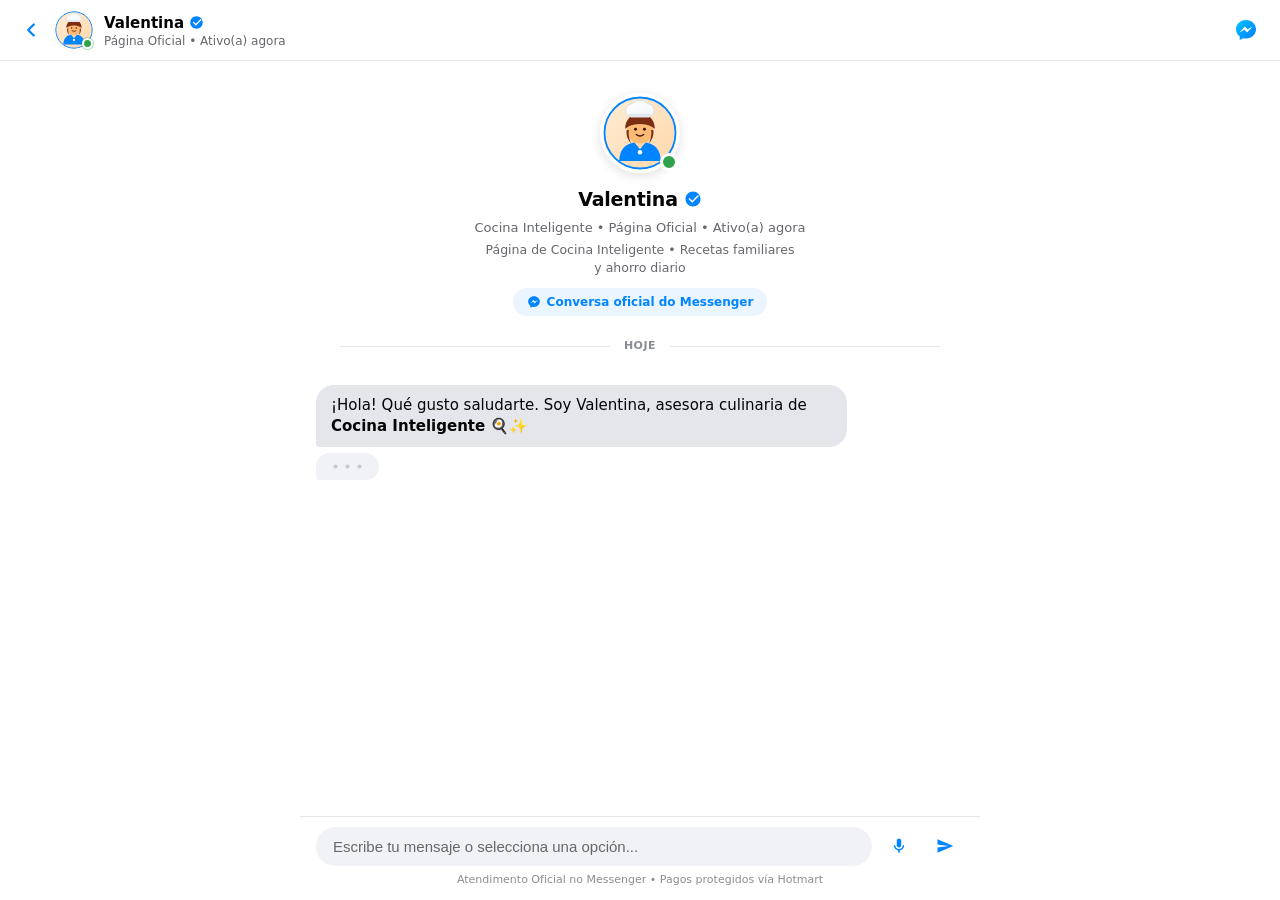
<file: index.html>
<!DOCTYPE html>
<html lang="es">
<head>
  <meta charset="UTF-8">
  <meta name="viewport" content="width=device-width, initial-scale=1.0, maximum-scale=1.0, user-scalable=no, viewport-fit=cover">
  <title>Chat de Ventas — Cocina Inteligente</title>
  <meta name="description" content="Plataforma de ventas conversacional interactiva para productos digitales.">
  <meta name="mobile-web-app-capable" content="yes">
  <meta name="apple-mobile-web-app-capable" content="yes">
  <meta name="apple-mobile-web-app-status-bar-style" content="black-translucent">
  <meta name="theme-color" content="#2563EB">
  <link rel="icon" type="image/svg+xml" href="assets/images/logo.svg">
  
  <!-- Stylesheets (Relative Paths) -->
  <link rel="stylesheet" href="css/global.css">
  <link rel="stylesheet" href="css/chat.css">
</head>
<body>
  <div class="chat-app-wrapper">
    <main class="chat-container" role="region" aria-label="Chat de Atención y Ventas">
      
      <!-- Accessible live announcer for screen readers -->
      <div id="chat-announcer" class="sr-only" aria-live="polite" aria-atomic="true"></div>

      <!-- Header Section - Facebook Messenger Style -->
      <header class="chat-header">
        <div class="header-left">
          <button type="button" class="header-back-btn" id="header-back-btn" aria-label="Voltar" title="Voltar">
            <svg width="22" height="22" viewBox="0 0 24 24" fill="none" stroke="#0084FF" stroke-width="2.5" stroke-linecap="round" stroke-linejoin="round">
              <path d="M15 18l-6-6 6-6"/>
            </svg>
          </button>
          <div class="avatar-wrapper">
            <img id="header-avatar" src="assets/images/avatar-cocina.svg" alt="Avatar" class="header-avatar-img">
            <span class="status-indicator-dot" aria-hidden="true"></span>
          </div>
          <div class="header-info">
            <div class="agent-name-title">
              <span id="header-agent-name">Valentina</span>
              <svg class="verified-badge-svg" viewBox="0 0 24 24" width="15" height="15" fill="#0084FF" title="Verificado Oficial">
                <path d="M12 2C6.48 2 2 6.48 2 12s4.48 10 10 10 10-4.48 10-10S17.52 2 12 2zm-1 15-5-5 1.41-1.41L11 14.17l7.59-7.59L20 8l-9 9z"/>
              </svg>
            </div>
            <span id="header-agent-role" class="agent-subtitle">Página do Facebook • Ativo(a) agora</span>
          </div>
        </div>

        <div class="header-right">
          <div class="header-messenger-icon" title="Atendimento Oficial no Messenger">
            <svg width="24" height="24" viewBox="0 0 24 24">
              <defs>
                <linearGradient id="msgGradHeader" x1="0%" y1="0%" x2="100%" y2="100%">
                  <stop offset="0%" stop-color="#00C6FF"/>
                  <stop offset="100%" stop-color="#0078FF"/>
                </linearGradient>
              </defs>
              <path fill="url(#msgGradHeader)" d="M12 2C6.477 2 2 6.145 2 11.258c0 2.91 1.455 5.518 3.735 7.215V22l3.375-1.853c.915.253 1.884.39 2.89.39 5.523 0 10-4.145 10-9.279C22 6.145 17.523 2 12 2zm1.066 12.467l-2.618-2.793-5.111 2.793 5.623-5.969 2.682 2.793 5.047-2.793-5.623 5.969z"/>
            </svg>
          </div>
        </div>
      </header>

      <!-- Messages Stream -->
      <div id="chat-messages" class="chat-messages-stream" role="log" aria-live="polite" aria-relevant="additions">
        <!-- Centered Profile Hero (Facebook / Instagram Extension Style) -->
        <div class="chat-profile-hero" id="chat-profile-hero">
          <div class="hero-avatar-wrapper">
            <img id="hero-avatar-img" src="assets/images/avatar-cocina.svg" alt="Avatar" class="hero-avatar-img">
            <span class="hero-status-dot" aria-hidden="true"></span>
          </div>
          <div class="hero-name-row">
            <h2 id="hero-agent-name" class="hero-name">Valentina</h2>
            <svg class="hero-verified-svg" viewBox="0 0 24 24" width="18" height="18" fill="#0084FF" title="Verificado Oficial">
              <path d="M12 2C6.48 2 2 6.48 2 12s4.48 10 10 10 10-4.48 10-10S17.52 2 12 2zm-1 15-5-5 1.41-1.41L11 14.17l7.59-7.59L20 8l-9 9z"/>
            </svg>
          </div>
          <div id="hero-agent-role" class="hero-subtitle">Cocina Inteligente • Página do Facebook</div>
          <div id="hero-agent-bio" class="hero-bio">Página Oficial • Atendimento e suporte comercial direto</div>
          <div class="hero-meta-badge">
            <svg width="14" height="14" viewBox="0 0 24 24" fill="#0084FF">
              <path d="M12 2C6.477 2 2 6.145 2 11.258c0 2.91 1.455 5.518 3.735 7.215V22l3.375-1.853c.915.253 1.884.39 2.89.39 5.523 0 10-4.145 10-9.279C22 6.145 17.523 2 12 2zm1.066 12.467l-2.618-2.793-5.111 2.793 5.623-5.969 2.682 2.793 5.047-2.793-5.623 5.969z"/>
            </svg>
            <span>Conversa oficial do Messenger</span>
          </div>
          <div class="hero-timestamp">
            <span>HOJE</span>
          </div>
        </div>
        <!-- Message bubbles and cards will be rendered dynamically by ChatEngine -->
      </div>

      <!-- Interaction Dock -->
      <div id="chat-dock" class="chat-interaction-dock">
        <!-- Text Input Form Row -->
        <form id="chat-input-form" class="input-form-row" autocomplete="off">
          <input 
            type="text" 
            id="chat-text-input" 
            class="chat-text-input" 
            placeholder="Escribe tu mensaje o selecciona una opción..." 
            aria-label="Escribe tu mensaje o respuesta"
          />
          <button type="button" id="chat-mic-btn" class="btn-dock-mic" title="Grabar nota de voz" aria-label="Grabar nota de voz">
            <svg class="mic-icon" width="18" height="18" viewBox="0 0 24 24" fill="currentColor">
              <path d="M12 14c1.66 0 3-1.34 3-3V5c0-1.66-1.34-3-3-3S9 3.34 9 5v6c0 1.66 1.34 3 3 3z"/>
              <path d="M17 11c0 2.76-2.24 5-5 5s-5-2.24-5-5H5c0 3.53 2.61 6.43 6 6.92V21h2v-3.08c3.39-.49 6-3.39 6-6.92h-2z"/>
            </svg>
          </button>
          <button type="submit" id="chat-send-btn" class="btn-send-message" aria-label="Enviar mensaje">
            <svg xmlns="http://www.w3.org/2000/svg" width="18" height="18" viewBox="0 0 24 24" fill="currentColor">
              <path d="M2.01 21L23 12 2.01 3 2 10l15 2-15 2z"/>
            </svg>
          </button>
        </form>

        <!-- Audio Recording & Preview Dock Panel -->
        <div id="chat-recording-panel" class="chat-recording-panel" style="display:none;" role="region" aria-label="Grabación de nota de voz">
          <div class="recording-indicator-box">
            <span class="recording-pulse-dot" id="recording-pulse-dot" aria-hidden="true"></span>
            <span class="recording-timer" id="recording-timer" aria-live="polite">0:00 / 1:00</span>
          </div>

          <div class="recording-actions-box" id="recording-live-actions">
            <button type="button" id="btn-pause-record" class="btn-record-action" title="Pausar grabación" aria-label="Pausar grabación">
              ⏸️
            </button>
            <button type="button" id="btn-stop-record" class="btn-record-action btn-record-stop" title="Finalizar grabación" aria-label="Finalizar grabación">
              ⏹️ Parar
            </button>
            <button type="button" id="btn-discard-record" class="btn-record-action btn-record-discard" title="Descartar grabación" aria-label="Descartar grabación">
              🗑️
            </button>
          </div>

          <!-- Preview & Send bar (after stopping) -->
          <div id="recording-preview-box" class="recording-preview-box" style="display:none;">
            <button type="button" id="btn-play-preview" class="btn-record-action" title="Escuchar previa" aria-label="Escuchar previa">
              ▶️ Escuchar
            </button>
            <span id="preview-duration-text" class="preview-duration-text">0:00</span>
            <button type="button" id="btn-discard-preview" class="btn-record-action btn-record-discard" title="Descartar" aria-label="Descartar">
              🗑️
            </button>
            <button type="button" id="btn-send-voice" class="btn-send-voice" aria-label="Enviar nota de voz">
              Enviar Nota ➔
            </button>
          </div>
        </div>

        <div class="dock-footer-notice" id="dock-footer-notice">
          Atendimento Oficial no Messenger • Pagos protegidos vía Hotmart
        </div>
      </div>

      <!-- Microphone Permission & Privacy Notice Modal -->
      <div id="mic-permission-modal" class="chat-modal-backdrop" style="display:none;" role="dialog" aria-modal="true" aria-labelledby="mic-modal-title">
        <div class="chat-modal-box">
          <div class="chat-modal-header">
            <h3 id="mic-modal-title" class="chat-modal-title">🎤 Grabar Nota de Voz</h3>
            <button type="button" id="btn-close-mic-modal" class="chat-modal-close" aria-label="Cerrar ventana">&times;</button>
          </div>
          <div class="chat-modal-body">
            <p>Para enviar una nota de voz o duda rápida, necesitamos acceso al micrófono de tu dispositivo.</p>
            <div class="privacy-callout">
              <strong>🔒 Privacidad garantizada:</strong> Tu audio se procesa única y exclusivamente de forma local en tu navegador. No se envía a servidores externos sin configuración explícita.
            </div>
            <p style="font-size:12px; color:var(--neutral-500); margin-top:10px;">Duración máxima por nota: 60 segundos.</p>
          </div>
          <div class="chat-modal-footer">
            <button type="button" id="btn-cancel-mic-modal" class="btn-modal-secondary">Cancelar</button>
            <button type="button" id="btn-confirm-mic-modal" class="btn-modal-primary">Permitir y Comenzar</button>
          </div>
        </div>
      </div>

    </main>
  </div>

  <!-- Application Bootstrap -->
  <script type="module" src="js/app.js"></script>
</body>
</html>
</file>
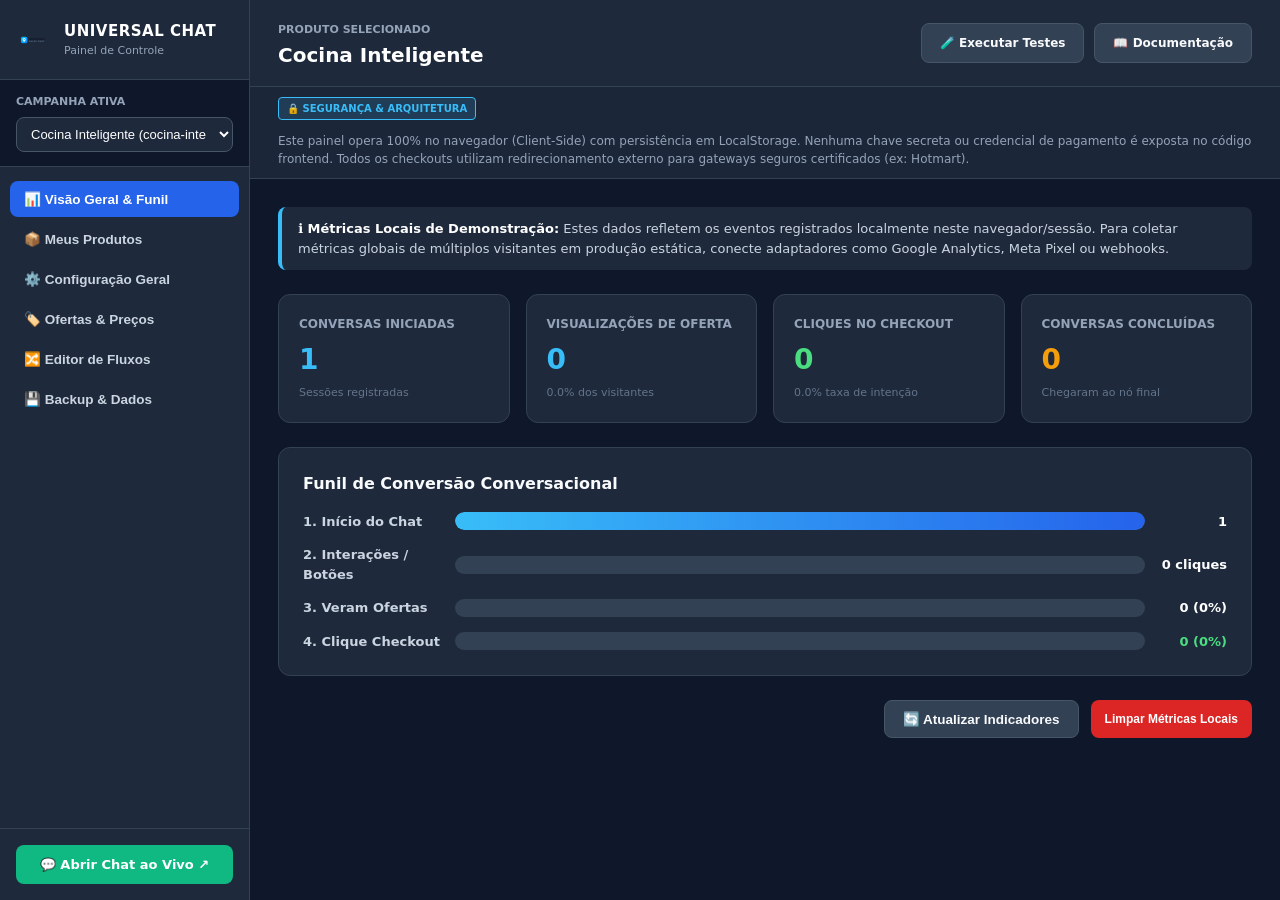
<file: admin.html>
<!DOCTYPE html>
<html lang="pt-BR">
<head>
  <meta charset="UTF-8">
  <meta name="viewport" content="width=device-width, initial-scale=1.0">
  <title>Painel Administrativo — Universal Sales Chat Engine</title>
  <link rel="icon" type="image/svg+xml" href="assets/images/logo.svg">
  
  <!-- Stylesheets -->
  <link rel="stylesheet" href="css/global.css">
  <link rel="stylesheet" href="css/admin.css">
</head>
<body class="admin-body">
  <div class="admin-layout">
    
    <!-- Sidebar -->
    <aside class="admin-sidebar">
      <div class="sidebar-header">
        <img src="assets/images/logo.svg" alt="Logo" class="sidebar-logo">
        <div>
          <div class="sidebar-title">UNIVERSAL CHAT</div>
          <div class="sidebar-subtitle">Painel de Controle</div>
        </div>
      </div>

      <!-- Product Selector -->
      <div class="sidebar-product-selector">
        <label for="admin-product-select">Campanha Ativa</label>
        <select id="admin-product-select" class="product-select-dropdown">
          <option value="cocina-inteligente">Cocina Inteligente</option>
          <option value="produtividade-ninja">Produtividade Ninja</option>
        </select>
      </div>

      <!-- Navigation Links -->
      <nav class="sidebar-nav">
        <button type="button" class="nav-link active" data-tab="overview">
          📊 Visão Geral & Funil
        </button>
        <button type="button" class="nav-link" data-tab="products">
          📦 Meus Produtos
        </button>
        <button type="button" class="nav-link" data-tab="config">
          ⚙️ Configuração Geral
        </button>
        <button type="button" class="nav-link" data-tab="offers">
          🏷️ Ofertas & Preços
        </button>
        <button type="button" class="nav-link" data-tab="flow">
          🔀 Editor de Fluxos
        </button>
        <button type="button" class="nav-link" data-tab="backup">
          💾 Backup & Dados
        </button>
      </nav>

      <!-- Sidebar Footer -->
      <div class="sidebar-footer">
        <a id="btn-view-live-chat" href="index.html?product=cocina-inteligente" target="_blank" class="btn-open-chat">
          💬 Abrir Chat ao Vivo ↗
        </a>
      </div>
    </aside>

    <!-- Main Content -->
    <main class="admin-main">
      <header class="admin-topbar">
        <div>
          <span style="font-size:11px; text-transform:uppercase; color:#94A3B8; font-weight:700;">Produto Selecionado</span>
          <h1 class="admin-page-title" id="admin-active-product-title">Cocina Inteligente</h1>
        </div>
        <div class="topbar-actions">
          <a href="tests/runner.html" target="_blank" class="btn-secondary" style="font-size:12px; text-decoration:none;">
            🧪 Executar Testes
          </a>
          <a href="README.md" target="_blank" class="btn-secondary" style="font-size:12px; text-decoration:none;">
            📖 Documentação
          </a>
        </div>
      </header>

      <!-- Architecture & Security Transparency Notice -->
      <div class="admin-security-banner" role="region" aria-label="Aviso de Segurança e Arquitetura">
        <span class="sec-badge">🔒 SEGURANÇA & ARQUITETURA</span>
        <span>Este painel opera 100% no navegador (Client-Side) com persistência em LocalStorage. Nenhuma chave secreta ou credencial de pagamento é exposta no código frontend. Todos os checkouts utilizam redirecionamento externo para gateways seguros certificados (ex: Hotmart).</span>
      </div>

      <section class="admin-content-view">
        
        <!-- Tab: Overview / Analytics -->
        <div id="pane-overview" class="tab-pane active"></div>

        <!-- Tab: Products -->
        <div id="pane-products" class="tab-pane"></div>

        <!-- Tab: Config -->
        <div id="pane-config" class="tab-pane"></div>

        <!-- Tab: Offers -->
        <div id="pane-offers" class="tab-pane"></div>

        <!-- Tab: Flow Editor -->
        <div id="pane-flow" class="tab-pane"></div>

        <!-- Tab: Backup & Data -->
        <div id="pane-backup" class="tab-pane">
          <div class="admin-card">
            <div class="admin-card-header">
              <h3 class="admin-card-title">Exportação, Importação e Persistência de Dados</h3>
            </div>
            <p style="font-size:13px; color:#CBD5E1; margin-bottom:20px; line-height:1.6;">
              Toda a configuração deste motor estático é armazenada no <code>LocalStorage</code> do seu navegador de forma autônoma e segura, sem depender de banco de dados centralizado. Você pode exportar backups completos em arquivo JSON para versionamento, migração ou publicação direta no GitHub Pages.
            </p>

            <div style="display:flex; flex-direction:column; gap:16px; max-width:540px;">
              <div style="background:#0F172A; padding:16px; border-radius:10px; border:1px solid #334155;">
                <h4 style="font-size:14px; color:#FFFFFF; margin-bottom:6px;">📦 Exportar Backup Completo</h4>
                <p style="font-size:12px; color:#94A3B8; margin-bottom:12px;">Baixe um arquivo JSON com todos os produtos, fluxos, configurações e ofertas modificadas.</p>
                <button type="button" class="btn-primary" id="btn-export-backup">📥 Baixar Arquivo JSON de Backup</button>
              </div>

              <div style="background:#0F172A; padding:16px; border-radius:10px; border:1px solid #334155;">
                <h4 style="font-size:14px; color:#FFFFFF; margin-bottom:6px;">📤 Importar Configuração JSON</h4>
                <p style="font-size:12px; color:#94A3B8; margin-bottom:12px;">Carregue um arquivo JSON de backup ou de produto exportado previamente. O sistema valida os nós e ofertas automaticamente antes de aplicar.</p>
                <input type="file" id="input-import-file" accept=".json,application/json" style="display:none;">
                <button type="button" class="btn-secondary" id="btn-trigger-import">📂 Selecionar Arquivo JSON para Importar</button>
              </div>

              <div style="background:#0F172A; padding:16px; border-radius:10px; border:1px solid #DC2626;">
                <h4 style="font-size:14px; color:#EF4444; margin-bottom:6px;">⚠️ Restaurar Configurações Originais</h4>
                <p style="font-size:12px; color:#94A3B8; margin-bottom:12px;">Apaga os rascunhos e customizações do LocalStorage, restaurando os arquivos estáticos originais de cada produto.</p>
                <button type="button" class="btn-danger" id="btn-factory-reset">Restaurar Padrões de Fábrica</button>
              </div>
            </div>
          </div>
        </div>

      </section>
    </main>
  </div>

  <!-- Admin Controller Script -->
  <script type="module" src="js/admin/app.js"></script>
</body>
</html>
</file>
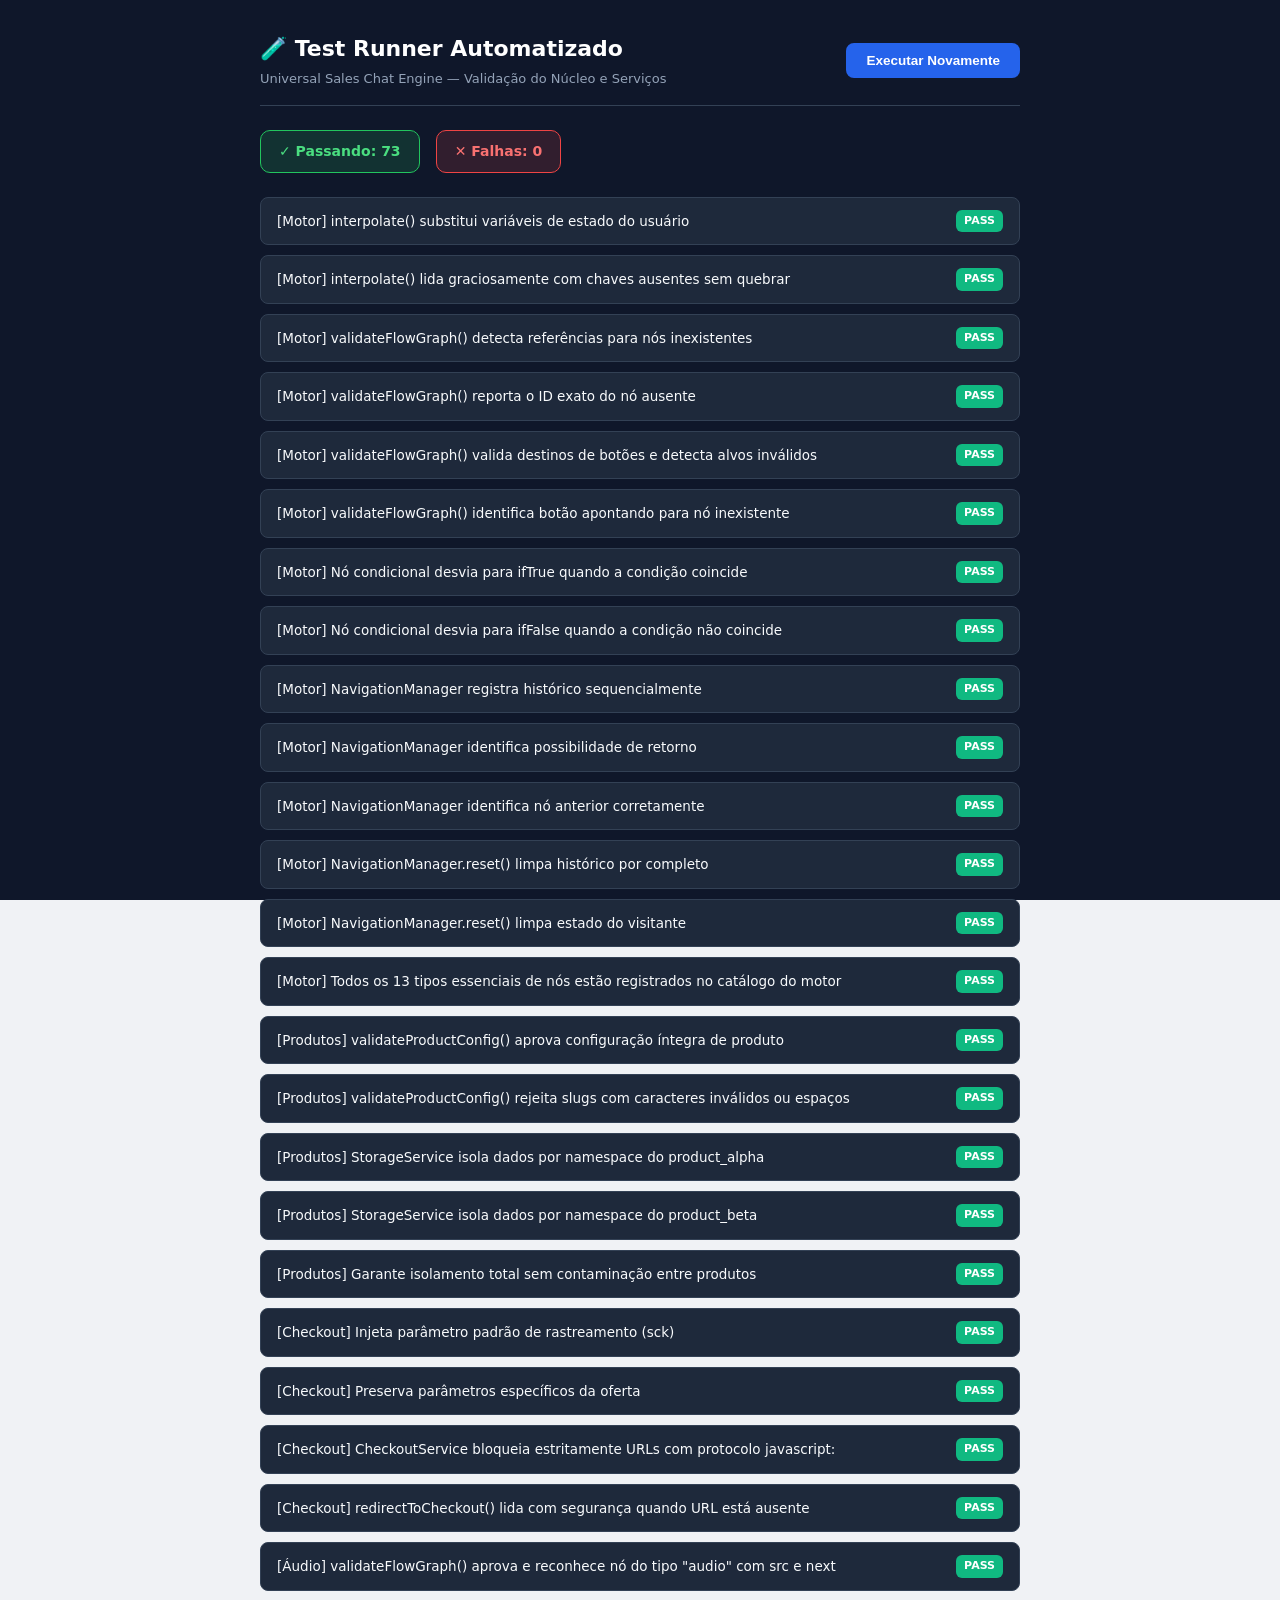
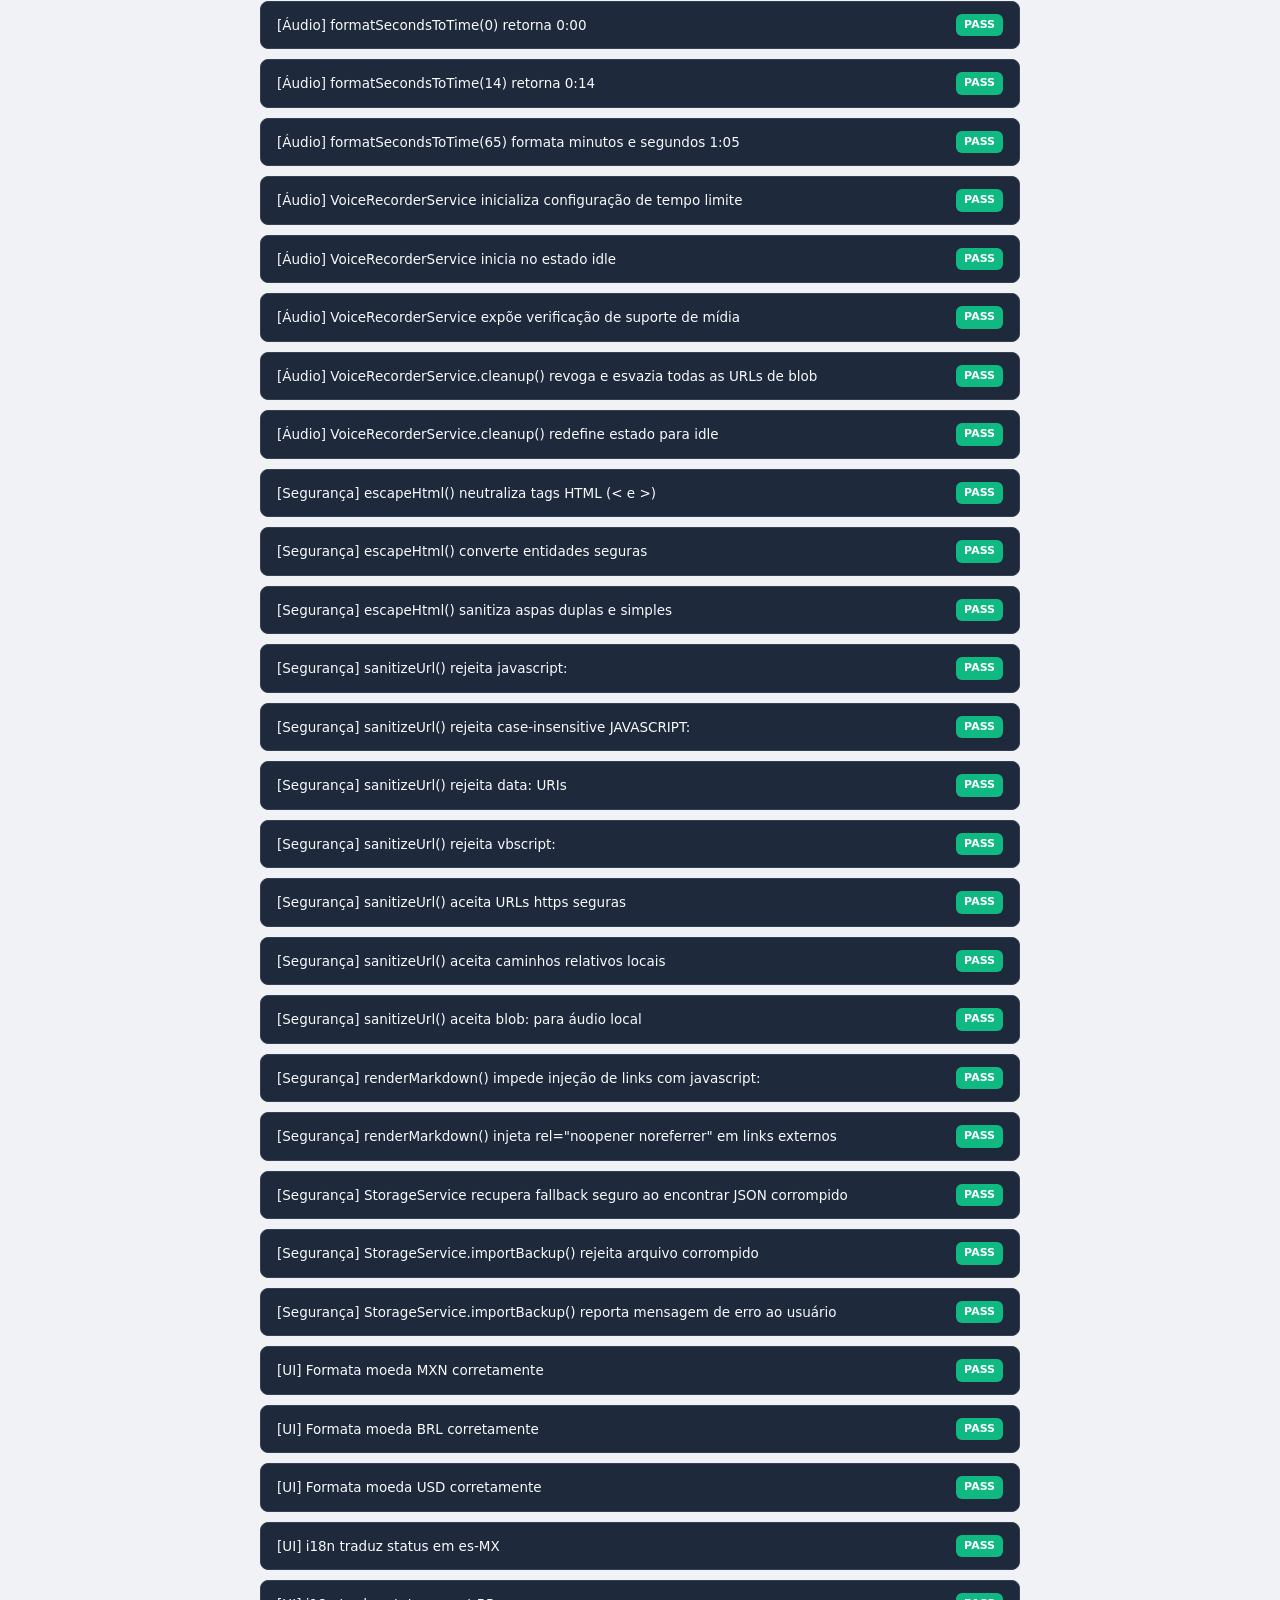
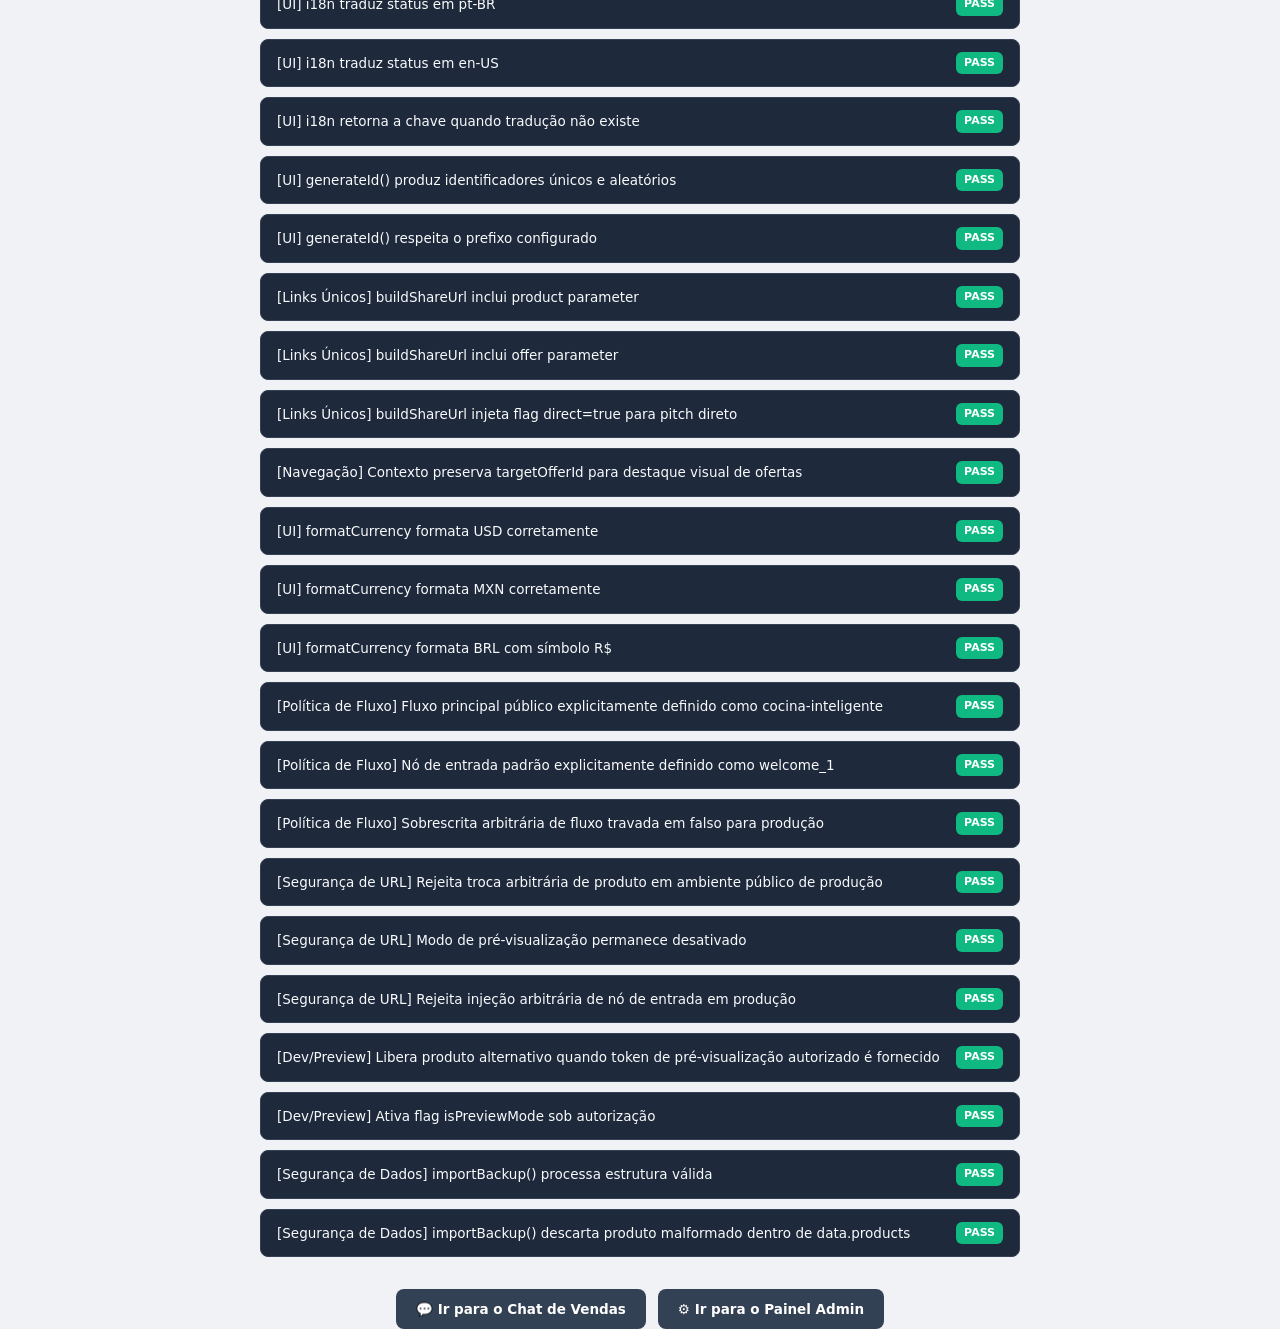
<file: tests/runner.html>
<!DOCTYPE html>
<html lang="pt-BR">
<head>
  <meta charset="UTF-8">
  <meta name="viewport" content="width=device-width, initial-scale=1.0">
  <title>Test Runner — Universal Sales Chat Engine</title>
  <link rel="stylesheet" href="../css/global.css">
  <style>
    body {
      background-color: #0F172A;
      color: #F8FAFC;
      padding: 32px 20px;
      font-family: var(--font-sans);
    }
    .runner-wrap {
      max-width: 760px;
      margin: 0 auto;
    }
    .header-box {
      display: flex;
      align-items: center;
      justify-content: space-between;
      margin-bottom: 24px;
      padding-bottom: 16px;
      border-bottom: 1px solid #334155;
    }
    .title {
      font-size: 22px;
      font-weight: 800;
      color: #FFFFFF;
    }
    .stats-bar {
      display: flex;
      gap: 16px;
      margin-bottom: 24px;
    }
    .stat-badge {
      padding: 10px 18px;
      border-radius: 10px;
      font-weight: 700;
      font-size: 14px;
      display: flex;
      align-items: center;
      gap: 8px;
    }
    .stat-pass {
      background-color: rgba(34, 197, 94, 0.15);
      border: 1px solid #22C55E;
      color: #4ADE80;
    }
    .stat-fail {
      background-color: rgba(239, 68, 68, 0.15);
      border: 1px solid #EF4444;
      color: #F87171;
    }
    .test-list {
      display: flex;
      flex-direction: column;
      gap: 10px;
    }
    .test-item {
      background-color: #1E293B;
      border: 1px solid #334155;
      border-radius: 8px;
      padding: 12px 16px;
      display: flex;
      align-items: center;
      justify-content: space-between;
      font-size: 13.5px;
    }
    .badge-pass {
      background-color: #10B981;
      color: #FFFFFF;
      font-size: 11px;
      font-weight: 800;
      padding: 3px 8px;
      border-radius: 6px;
    }
    .badge-fail {
      background-color: #EF4444;
      color: #FFFFFF;
      font-size: 11px;
      font-weight: 800;
      padding: 3px 8px;
      border-radius: 6px;
    }
    .btn-run {
      background-color: #2563EB;
      color: #FFFFFF;
      border: none;
      padding: 10px 20px;
      border-radius: 8px;
      font-size: 13.5px;
      font-weight: 700;
      cursor: pointer;
    }
  </style>
</head>
<body>
  <div class="runner-wrap">
    <div class="header-box">
      <div>
        <h1 class="title">🧪 Test Runner Automatizado</h1>
        <p style="color:#94A3B8; font-size:13px; margin-top:4px;">Universal Sales Chat Engine — Validação do Núcleo e Serviços</p>
      </div>
      <div>
        <button type="button" class="btn-run" id="btn-re-run">Executar Novamente</button>
      </div>
    </div>

    <div class="stats-bar" id="stats-bar">
      <div class="stat-badge stat-pass" id="badge-pass-count">Passando: --</div>
      <div class="stat-badge stat-fail" id="badge-fail-count">Falhas: --</div>
    </div>

    <div class="test-list" id="test-results-container">
      <div style="color:#94A3B8; text-align:center; padding:20px;">Carregando testes...</div>
    </div>

    <div style="margin-top:32px; display:flex; gap:12px; justify-content:center;">
      <a href="../index.html" class="btn-run" style="background:#334155; text-decoration:none;">💬 Ir para o Chat de Vendas</a>
      <a href="../admin.html" class="btn-run" style="background:#334155; text-decoration:none;">⚙️ Ir para o Painel Admin</a>
    </div>
  </div>

  <script type="module">
    import { runAllTests } from './test-suite.js';

    async function execute() {
      const container = document.getElementById('test-results-container');
      const passEl = document.getElementById('badge-pass-count');
      const failEl = document.getElementById('badge-fail-count');

      container.innerHTML = '<div style="color:#94A3B8; text-align:center; padding:20px;">Executando testes...</div>';

      const summary = await runAllTests();

      passEl.textContent = `✓ Passando: ${summary.passed}`;
      failEl.textContent = `✕ Falhas: ${summary.failed}`;

      container.innerHTML = summary.results.map(r => `
        <div class="test-item" style="${r.status === 'FAIL' ? 'border-color:#EF4444;' : ''}">
          <span>${r.message}</span>
          <span class="${r.status === 'PASS' ? 'badge-pass' : 'badge-fail'}">${r.status}</span>
        </div>
      `).join('');
    }

    document.getElementById('btn-re-run').addEventListener('click', execute);
    execute();
  </script>
</body>
</html>
</file>
<file: css/global.css>
/**
 * Universal Sales Chat Engine - Global Design System Tokens & Base Styles
 */

:root {
  /* Dynamic Theme Variables - Official Facebook / Messenger Palette */
  --color-primary: #0084FF;
  --color-primary-hover: #0073E6;
  --color-secondary: #0084FF;
  --color-accent: #00C6FF;
  --color-bg-body: #F0F2F5;
  --color-bg-chat: #FFFFFF;
  --color-bot-bubble-bg: #E4E6EB;
  --color-bot-bubble-text: #050505;
  --color-user-bubble-bg: #0084FF;
  --color-user-bubble-text: #FFFFFF;
  --border-radius-base: 18px;

  /* Facebook / Meta Neutral Palette */
  --neutral-50: #FFFFFF;
  --neutral-100: #F0F2F5;
  --neutral-200: #E4E6EB;
  --neutral-300: #CED0D4;
  --neutral-400: #8A8D91;
  --neutral-500: #65676B;
  --neutral-600: #4B4C4F;
  --neutral-700: #3A3B3C;
  --neutral-800: #242526;
  --neutral-900: #050505;

  /* Typography */
  --font-sans: system-ui, -apple-system, BlinkMacSystemFont, 'Segoe UI', Roboto, Helvetica, Arial, sans-serif;
  --font-mono: 'SFMono-Regular', Menlo, Monaco, Consolas, 'Liberation Mono', monospace;

  /* Shadows */
  --shadow-sm: 0 1px 2px 0 rgba(0, 0, 0, 0.05);
  --shadow-md: 0 4px 6px -1px rgba(0, 0, 0, 0.1), 0 2px 4px -2px rgba(0, 0, 0, 0.1);
  --shadow-lg: 0 10px 15px -3px rgba(0, 0, 0, 0.1), 0 4px 6px -4px rgba(0, 0, 0, 0.1);
  --shadow-float: 0 20px 25px -5px rgba(0, 0, 0, 0.15), 0 8px 10px -6px rgba(0, 0, 0, 0.1);

  /* Transitions */
  --transition-fast: 150ms ease;
  --transition-normal: 250ms ease;
}

/* CSS Reset & Box Sizing */
*, *::before, *::after {
  box-sizing: border-box;
  margin: 0;
  padding: 0;
}

html, body {
  height: 100%;
  font-family: var(--font-sans);
  background-color: var(--color-bg-body);
  color: var(--neutral-800);
  line-height: 1.5;
  -webkit-font-smoothing: antialiased;
}

/* Accessible focus ring */
:focus-visible {
  outline: 3px solid var(--color-primary);
  outline-offset: 2px;
}

/* Respect reduced motion */
@media (prefers-reduced-motion: reduce) {
  *, *::before, *::after {
    animation-duration: 0.01ms !important;
    animation-iteration-count: 1 !important;
    transition-duration: 0.01ms !important;
    scroll-behavior: auto !important;
  }
}

/* Screen reader only utility */
.sr-only {
  position: absolute;
  width: 1px;
  height: 1px;
  padding: 0;
  margin: -1px;
  overflow: hidden;
  clip: rect(0, 0, 0, 0);
  white-space: nowrap;
  border-width: 0;
}

/* Animations */
@keyframes fadeIn {
  from {
    opacity: 0;
    transform: translateY(6px);
  }
  to {
    opacity: 1;
    transform: translateY(0);
  }
}

.animate-fade-in {
  animation: fadeIn 240ms cubic-bezier(0.16, 1, 0.3, 1) forwards;
}
</file>
<file: css/chat.css>
/**
 * Universal Sales Chat Engine - Chat Interface Styles
 * Sleek, conversational sales UI with mobile-first responsiveness.
 */

.chat-app-wrapper {
  display: flex;
  justify-content: center;
  align-items: stretch;
  width: 100vw;
  height: 100vh;
  height: 100dvh;
  margin: 0;
  padding: 0;
  background-color: var(--color-bg-chat);
  overflow: hidden;
}

.chat-container {
  display: flex;
  flex-direction: column;
  width: 100%;
  max-width: 100%;
  height: 100%;
  background-color: var(--color-bg-chat);
  position: relative;
  overflow: hidden;
  border-radius: 0;
  border: none;
  box-shadow: none;
}

/* --- Chat Header (Facebook Messenger Style) --- */
.chat-header {
  display: flex;
  align-items: center;
  justify-content: space-between;
  padding: 10px 16px;
  background-color: #FFFFFF;
  border-bottom: 1px solid #E4E6EB;
  z-index: 10;
  flex-shrink: 0;
}

.header-left {
  display: flex;
  align-items: center;
  gap: 10px;
}

.header-back-btn {
  background: transparent;
  border: none;
  padding: 4px;
  cursor: pointer;
  display: flex;
  align-items: center;
  justify-content: center;
  border-radius: 50%;
  transition: background-color var(--transition-fast);
  margin-right: -2px;
}

.header-back-btn:hover {
  background-color: #F0F2F5;
}

.avatar-wrapper {
  position: relative;
  width: 40px;
  height: 40px;
  flex-shrink: 0;
}

.header-avatar-img {
  width: 100%;
  height: 100%;
  border-radius: 50%;
  object-fit: cover;
  border: 1.5px solid #FFFFFF;
  box-shadow: var(--shadow-sm);
}

.status-indicator-dot {
  position: absolute;
  bottom: 1px;
  right: 1px;
  width: 11px;
  height: 11px;
  background-color: #31A24C;
  border: 2px solid #FFFFFF;
  border-radius: 50%;
  box-shadow: 0 0 0 1px rgba(49, 162, 76, 0.4);
}

.header-info {
  display: flex;
  flex-direction: column;
}

.agent-name-title {
  font-size: 15px;
  font-weight: 700;
  color: #050505;
  display: flex;
  align-items: center;
  gap: 5px;
}

.verified-badge-svg {
  flex-shrink: 0;
}

.agent-subtitle {
  font-size: 12px;
  color: #65676B;
  line-height: 1.2;
}

.header-right {
  display: flex;
  align-items: center;
  gap: 8px;
}

.header-messenger-icon {
  display: flex;
  align-items: center;
  justify-content: center;
  padding: 6px;
  border-radius: 50%;
  transition: background-color var(--transition-fast);
}

.header-messenger-icon:hover {
  background-color: #F0F2F5;
}

/* --- Messages Stream Area --- */
.chat-messages-stream {
  flex: 1;
  overflow-y: auto;
  padding: 12px 16px 20px;
  display: flex;
  flex-direction: column;
  gap: 10px;
  scroll-behavior: smooth;
  background-color: #FFFFFF;
  max-width: 680px;
  margin: 0 auto;
  width: 100%;
}

/* --- Centered Profile Hero (Facebook / Instagram Extension Style) --- */
.chat-profile-hero {
  display: flex;
  flex-direction: column;
  align-items: center;
  justify-content: center;
  text-align: center;
  padding: 20px 16px 14px;
  margin-bottom: 6px;
  width: 100%;
  animation: fadeIn 0.4s ease-out;
}

.hero-avatar-wrapper {
  position: relative;
  width: 80px;
  height: 80px;
  margin-bottom: 12px;
}

.hero-avatar-img {
  width: 100%;
  height: 100%;
  border-radius: 50%;
  object-fit: cover;
  border: 3px solid #FFFFFF;
  box-shadow: 0 3px 12px rgba(0, 0, 0, 0.12);
}

.hero-status-dot {
  position: absolute;
  bottom: 2px;
  right: 2px;
  width: 18px;
  height: 18px;
  background-color: #31A24C;
  border: 3px solid #FFFFFF;
  border-radius: 50%;
}

.hero-name-row {
  display: flex;
  align-items: center;
  justify-content: center;
  gap: 6px;
  margin-bottom: 4px;
}

.hero-name {
  font-size: 19px;
  font-weight: 700;
  color: #050505;
  letter-spacing: -0.2px;
}

.hero-verified-svg {
  flex-shrink: 0;
}

.hero-subtitle {
  font-size: 13px;
  font-weight: 500;
  color: #65676B;
  margin-bottom: 4px;
}

.hero-bio {
  font-size: 12.5px;
  color: #65676B;
  max-width: 320px;
  line-height: 1.4;
  margin-bottom: 12px;
}

.hero-meta-badge {
  display: inline-flex;
  align-items: center;
  gap: 6px;
  background-color: rgba(0, 132, 255, 0.08);
  color: #0084FF;
  padding: 5px 14px;
  border-radius: 20px;
  font-size: 12px;
  font-weight: 600;
  margin-bottom: 16px;
}

.hero-timestamp {
  display: flex;
  align-items: center;
  justify-content: center;
  width: 100%;
  position: relative;
  margin-top: 6px;
}

.hero-timestamp::before {
  content: '';
  position: absolute;
  left: 8px;
  right: 8px;
  height: 1px;
  background-color: #E4E6EB;
  z-index: 1;
}

.hero-timestamp span {
  background-color: #FFFFFF;
  padding: 0 14px;
  color: #8A8D91;
  font-size: 11px;
  font-weight: 700;
  letter-spacing: 0.5px;
  position: relative;
  z-index: 2;
  text-transform: uppercase;
}

.chat-bubble-row {
  display: flex;
  width: 100%;
}

.bot-row {
  justify-content: flex-start;
}

.user-row {
  justify-content: flex-end;
}

.chat-bubble {
  max-width: 82%;
  padding: 10px 15px;
  font-size: 15px;
  line-height: 1.4;
  word-break: break-word;
  position: relative;
}

.bot-bubble {
  background-color: var(--color-bot-bubble-bg);
  color: var(--color-bot-bubble-text);
  border-radius: 18px 18px 18px 4px;
  box-shadow: none;
  border: none;
}

.user-bubble {
  background-color: var(--color-user-bubble-bg);
  color: var(--color-user-bubble-text);
  border-radius: 18px 18px 4px 18px;
  box-shadow: none;
  border: none;
}

.message-content p {
  margin-bottom: 8px;
}

.message-content p:last-child {
  margin-bottom: 0;
}

.chat-list {
  margin: 6px 0 6px 18px;
  padding: 0;
}

.chat-list li {
  margin-bottom: 4px;
}

/* --- Typing Indicator --- */
.typing-row {
  margin-top: -4px;
}

.typing-bubble {
  padding: 10px 16px;
  display: inline-flex;
  align-items: center;
  gap: 5px;
  background-color: var(--neutral-100);
}

.typing-dot {
  width: 7px;
  height: 7px;
  background-color: var(--neutral-400);
  border-radius: 50%;
  animation: typingPulse 1.4s infinite ease-in-out both;
}

.typing-dot:nth-child(1) { animation-delay: -0.32s; }
.typing-dot:nth-child(2) { animation-delay: -0.16s; }

@keyframes typingPulse {
  0%, 80%, 100% {
    transform: scale(0.6);
    opacity: 0.4;
  }
  40% {
    transform: scale(1);
    opacity: 1;
  }
}

/* --- Voice Note / Audio Message --- */
.voice-note-bubble {
  padding: 12px 14px;
  max-width: 90%;
  background: linear-gradient(135deg, #FFFFFF 0%, #F8FAFC 100%);
  border: 1px solid var(--neutral-200);
}

.voice-note-player {
  display: flex;
  align-items: center;
  gap: 12px;
}

.voice-note-avatar-box {
  position: relative;
  width: 40px;
  height: 40px;
  flex-shrink: 0;
}

.voice-avatar-thumb {
  width: 100%;
  height: 100%;
  border-radius: 50%;
  object-fit: cover;
  border: 1.5px solid var(--color-primary);
}

.voice-mic-badge {
  position: absolute;
  bottom: -2px;
  right: -2px;
  font-size: 11px;
  background: #FFFFFF;
  border-radius: 50%;
  box-shadow: var(--shadow-sm);
}

.btn-voice-play {
  width: 38px;
  height: 38px;
  border-radius: 50%;
  background-color: var(--color-primary);
  color: #FFFFFF;
  border: none;
  cursor: pointer;
  display: flex;
  align-items: center;
  justify-content: center;
  flex-shrink: 0;
  transition: transform var(--transition-fast), background-color var(--transition-fast);
  box-shadow: 0 2px 6px rgba(230, 81, 0, 0.25);
}

.btn-voice-play:hover {
  transform: scale(1.06);
  background-color: var(--color-primary-hover);
}

.voice-waveform-wrap {
  flex: 1;
  display: flex;
  flex-direction: column;
  gap: 4px;
}

.voice-waveform-bars {
  display: flex;
  align-items: center;
  gap: 3px;
  height: 22px;
}

.v-bar {
  flex: 1;
  background-color: var(--neutral-400);
  border-radius: 2px;
  transition: background-color var(--transition-fast), height 0.2s ease;
  min-height: 4px;
}

.v-bar.dancing {
  background-color: var(--color-primary);
  animation: waveDance 0.8s infinite ease-in-out alternate;
}

.v-bar.dancing:nth-child(2n) { animation-delay: 0.15s; }
.v-bar.dancing:nth-child(3n) { animation-delay: 0.3s; }
.v-bar.dancing:nth-child(4n) { animation-delay: 0.45s; }

@keyframes waveDance {
  0% { transform: scaleY(0.4); }
  100% { transform: scaleY(1.3); }
}

.voice-timer-row {
  display: flex;
  justify-content: space-between;
  font-size: 11px;
  color: var(--neutral-500);
  font-family: var(--font-mono);
}

.voice-note-caption {
  margin-top: 8px;
  padding-top: 6px;
  border-top: 1px dashed var(--neutral-200);
  font-size: 12.5px;
  color: var(--neutral-600);
}

/* --- Media (Images & Videos) --- */
.image-bubble {
  padding: 8px;
  max-width: 92%;
}

.chat-image-wrap {
  border-radius: 12px;
  overflow: hidden;
  background-color: #000000;
}

.chat-media-img {
  width: 100%;
  height: auto;
  display: block;
  object-fit: cover;
}

.chat-media-caption {
  font-size: 13px;
  color: var(--neutral-600);
  margin-top: 8px;
  padding: 0 4px;
}

.video-bubble {
  padding: 10px;
  max-width: 96%;
}

.chat-card-title {
  font-weight: 700;
  font-size: 14.5px;
  margin-bottom: 8px;
  color: var(--neutral-900);
}

.chat-video-container {
  position: relative;
  padding-bottom: 56.25%;
  height: 0;
  overflow: hidden;
  border-radius: 12px;
  background-color: #000000;
}

.chat-video-container iframe,
.chat-video-player {
  position: absolute;
  top: 0;
  left: 0;
  width: 100%;
  height: 100%;
  border: 0;
}

/* --- Product Cards --- */
.product-card-bubble {
  padding: 12px;
  max-width: 96%;
  background-color: #FFFFFF;
}

.product-intro-text {
  margin-bottom: 12px;
  font-size: 14px;
}

.product-card {
  border: 1px solid var(--neutral-200);
  border-radius: 14px;
  overflow: hidden;
  background-color: #FFFFFF;
}

.product-card-cover {
  width: 100%;
  background-color: #F8FAFC;
  display: flex;
  justify-content: center;
  align-items: center;
  padding: 8px;
}

.product-card-cover img {
  max-width: 100%;
  max-height: 240px;
  border-radius: 8px;
  object-fit: contain;
}

.product-card-body {
  padding: 14px;
}

.product-format-badge {
  display: inline-block;
  background-color: var(--neutral-100);
  color: var(--neutral-600);
  font-size: 11px;
  font-weight: 700;
  text-transform: uppercase;
  padding: 3px 8px;
  border-radius: 6px;
  margin-bottom: 8px;
}

.product-title {
  font-size: 16px;
  font-weight: 800;
  color: var(--neutral-900);
  margin-bottom: 6px;
}

.product-desc {
  font-size: 13px;
  color: var(--neutral-600);
  margin-bottom: 12px;
}

.product-highlights {
  list-style: none;
  font-size: 12.5px;
  color: var(--neutral-700);
}

.product-highlights li {
  margin-bottom: 6px;
  display: flex;
  align-items: baseline;
  gap: 6px;
}

.icon-check {
  color: var(--color-secondary);
  font-weight: bold;
}

/* --- Offers Block & Tiers Grid --- */
.offers-bubble {
  padding: 14px;
  max-width: 100%;
  background-color: transparent;
  box-shadow: none;
  border: none;
}

.offers-intro {
  margin-bottom: 12px;
  font-size: 14.5px;
  color: var(--neutral-800);
}

.offers-grid {
  display: flex;
  flex-direction: column;
  gap: 12px;
}

.offer-tier-card {
  background-color: #FFFFFF;
  border: 1.5px solid var(--neutral-200);
  border-radius: 14px;
  padding: 16px;
  position: relative;
  transition: transform var(--transition-fast), border-color var(--transition-fast);
  box-shadow: var(--shadow-sm);
}

.offer-tier-card.popular-tier {
  border-color: var(--color-primary);
  background: linear-gradient(180deg, #FFFDFB 0%, #FFFFFF 100%);
  box-shadow: 0 4px 12px rgba(230, 81, 0, 0.12);
}

.offer-tier-card.targeted-offer-highlight {
  border: 2.5px solid #2563EB !important;
  background: linear-gradient(180deg, #EFF6FF 0%, #FFFFFF 100%) !important;
  box-shadow: 0 0 0 3px rgba(37, 99, 235, 0.25), 0 8px 24px rgba(37, 99, 235, 0.2) !important;
  transform: scale(1.02);
}

.targeted-badge {
  position: absolute;
  top: -11px;
  left: 14px;
  background: linear-gradient(90deg, #2563EB 0%, #1D4ED8 100%);
  color: #FFFFFF;
  font-size: 10px;
  font-weight: 800;
  text-transform: uppercase;
  padding: 3px 10px;
  border-radius: 12px;
  box-shadow: 0 2px 6px rgba(0, 0, 0, 0.2);
}

.tier-badge {
  position: absolute;
  top: -10px;
  right: 14px;
  background-color: var(--color-primary);
  color: #FFFFFF;
  font-size: 11px;
  font-weight: 800;
  text-transform: uppercase;
  padding: 3px 10px;
  border-radius: 12px;
  letter-spacing: 0.5px;
}

.tier-name {
  font-size: 16px;
  font-weight: 800;
  color: var(--neutral-900);
  margin-bottom: 4px;
}

.tier-price-box {
  margin: 8px 0;
}

.tier-price {
  font-size: 22px;
  font-weight: 900;
  color: var(--color-primary);
}

.tier-description {
  font-size: 12.5px;
  color: var(--neutral-600);
  margin-bottom: 12px;
}

.tier-features {
  list-style: none;
  font-size: 12.5px;
  color: var(--neutral-700);
  margin-bottom: 14px;
}

.tier-features li {
  margin-bottom: 5px;
}

.btn-tier-select {
  width: 100%;
  background-color: var(--color-primary);
  color: #FFFFFF;
  border: none;
  padding: 10px 16px;
  border-radius: 10px;
  font-size: 13.5px;
  font-weight: 700;
  cursor: pointer;
  transition: background-color var(--transition-fast);
}

.btn-tier-select:hover {
  background-color: var(--color-primary-hover);
}

/* --- Downloadable File Card --- */
.file-card-bubble {
  padding: 12px;
  max-width: 94%;
}

.file-card {
  display: flex;
  gap: 12px;
  background-color: #FFFFFF;
  border: 1px solid var(--neutral-200);
  border-radius: 12px;
  padding: 12px;
}

.file-card-icon {
  font-size: 28px;
}

.file-card-info {
  flex: 1;
}

.file-card-title {
  font-size: 14.5px;
  font-weight: 700;
  color: var(--neutral-900);
}

.file-meta {
  font-size: 11px;
  color: var(--neutral-500);
  font-weight: 600;
}

.file-card-desc {
  font-size: 12px;
  color: var(--neutral-600);
  margin: 6px 0 10px;
}

.btn-file-download {
  display: inline-block;
  background-color: var(--neutral-100);
  color: var(--neutral-800);
  border: 1px solid var(--neutral-300);
  padding: 6px 12px;
  border-radius: 8px;
  font-size: 12px;
  font-weight: 700;
  text-decoration: none;
  transition: all var(--transition-fast);
}

.btn-file-download:hover {
  background-color: var(--neutral-200);
  color: #000000;
}

/* --- Checkout Action Card --- */
.checkout-card-bubble {
  max-width: 96%;
  background-color: #FFFFFF;
  border: 2px solid var(--color-secondary);
}

.checkout-card {
  padding: 6px;
  text-align: center;
}

.checkout-badge {
  display: inline-block;
  background-color: #DCFCE7;
  color: #166534;
  font-size: 11px;
  font-weight: 800;
  padding: 2px 10px;
  border-radius: 10px;
  margin-bottom: 8px;
}

.checkout-title {
  font-size: 17px;
  font-weight: 800;
  color: var(--neutral-900);
  margin-bottom: 4px;
}

.checkout-price-tag {
  font-size: 24px;
  font-weight: 900;
  color: var(--color-secondary);
  margin-bottom: 8px;
}

.checkout-desc {
  font-size: 13px;
  color: var(--neutral-600);
  margin-bottom: 14px;
}

.btn-checkout-cta {
  width: 100%;
  background: linear-gradient(180deg, #16A34A 0%, #15803D 100%);
  color: #FFFFFF;
  border: none;
  padding: 14px 20px;
  border-radius: 12px;
  font-size: 15px;
  font-weight: 800;
  cursor: pointer;
  box-shadow: 0 4px 12px rgba(22, 163, 74, 0.25);
  transition: all var(--transition-fast);
}

.btn-checkout-cta:hover {
  filter: brightness(1.05);
  transform: translateY(-1px);
}

.checkout-guarantee {
  margin-top: 10px;
  color: var(--neutral-500);
  font-size: 11px;
}

/* --- Button Options (Pills) --- */
.chat-options-container {
  display: flex;
  flex-wrap: wrap;
  gap: 8px;
  padding: 6px 0;
  width: 100%;
}

.chat-option-btn {
  background-color: #FFFFFF;
  color: var(--color-primary);
  border: 1.5px solid var(--color-primary);
  padding: 8px 14px;
  border-radius: 20px;
  font-size: 13.5px;
  font-weight: 600;
  cursor: pointer;
  transition: all var(--transition-fast);
  box-shadow: var(--shadow-sm);
  text-align: left;
}

.chat-option-btn:hover:not(:disabled) {
  background-color: var(--color-primary);
  color: #FFFFFF;
}

.chat-option-btn.disabled {
  opacity: 0.55;
  cursor: default;
  pointer-events: none;
}

.chat-option-btn.selected {
  background-color: var(--color-primary);
  color: #FFFFFF;
  opacity: 1;
}

/* --- Interaction Dock (Facebook Messenger Bottom Bar) --- */
.chat-interaction-dock {
  background-color: #FFFFFF;
  border-top: 1px solid #E4E6EB;
  padding: 10px 16px 12px;
  display: flex;
  flex-direction: column;
  gap: 6px;
  flex-shrink: 0;
  max-width: 680px;
  margin: 0 auto;
  width: 100%;
}

.input-form-row {
  display: flex;
  align-items: center;
  gap: 8px;
}

.chat-text-input {
  flex: 1;
  background-color: #F0F2F5;
  border: 1px solid transparent;
  padding: 10px 16px;
  border-radius: 20px;
  font-size: 15px;
  color: #050505;
  outline: none;
  transition: all var(--transition-fast);
}

.chat-text-input::placeholder {
  color: #65676B;
}

.chat-text-input:focus {
  background-color: #FFFFFF;
  border-color: #0084FF;
}

.btn-send-message {
  width: 38px;
  height: 38px;
  border-radius: 50%;
  background-color: transparent;
  color: #0084FF;
  border: none;
  cursor: pointer;
  display: flex;
  align-items: center;
  justify-content: center;
  flex-shrink: 0;
  transition: all var(--transition-fast);
}

.btn-send-message:hover:not(:disabled) {
  background-color: #F0F2F5;
  transform: scale(1.08);
}

.btn-send-message:disabled {
  color: #BEC2C9;
  cursor: not-allowed;
  transform: none;
}

/* Microphone Button in Dock */
.btn-dock-mic {
  width: 38px;
  height: 38px;
  border-radius: 50%;
  background-color: transparent;
  color: #0084FF;
  border: none;
  cursor: pointer;
  display: flex;
  align-items: center;
  justify-content: center;
  flex-shrink: 0;
  transition: all var(--transition-fast);
}

.btn-dock-mic:hover:not(:disabled) {
  background-color: #F0F2F5;
  transform: scale(1.08);
}

.btn-dock-mic.recording-active {
  background-color: #EF4444;
  color: #FFFFFF;
  border-color: #DC2626;
  animation: pulseMic 1.5s infinite;
}

@keyframes pulseMic {
  0% { box-shadow: 0 0 0 0 rgba(239, 68, 68, 0.4); }
  70% { box-shadow: 0 0 0 8px rgba(239, 68, 68, 0); }
  100% { box-shadow: 0 0 0 0 rgba(239, 68, 68, 0); }
}

/* Audio Recording Panel in Dock */
.chat-recording-panel {
  display: flex;
  align-items: center;
  justify-content: space-between;
  background-color: var(--neutral-50);
  border: 1.5px solid #FCA5A5;
  border-radius: 24px;
  padding: 8px 14px;
  gap: 10px;
  animation: fadeIn 0.2s ease-in;
}

.recording-indicator-box {
  display: flex;
  align-items: center;
  gap: 8px;
}

.recording-pulse-dot {
  width: 10px;
  height: 10px;
  border-radius: 50%;
  background-color: #EF4444;
  animation: pulseDot 1s infinite alternate;
}

@keyframes pulseDot {
  0% { opacity: 0.3; transform: scale(0.85); }
  100% { opacity: 1; transform: scale(1.15); }
}

.recording-timer {
  font-family: var(--font-mono);
  font-size: 13px;
  font-weight: 700;
  color: #DC2626;
}

.recording-actions-box,
.recording-preview-box {
  display: flex;
  align-items: center;
  gap: 6px;
}

.btn-record-action {
  background-color: #FFFFFF;
  border: 1px solid var(--neutral-300);
  border-radius: 18px;
  padding: 5px 10px;
  font-size: 13px;
  cursor: pointer;
  transition: all var(--transition-fast);
}

.btn-record-action:hover {
  background-color: var(--neutral-100);
  border-color: var(--neutral-400);
}

.btn-record-stop {
  background-color: #FEE2E2;
  border-color: #F87171;
  color: #991B1B;
  font-weight: 700;
}

.btn-record-discard {
  background-color: #FFFFFF;
  border-color: var(--neutral-300);
}

.btn-send-voice {
  background-color: #10B981;
  color: #FFFFFF;
  border: none;
  padding: 6px 14px;
  border-radius: 18px;
  font-size: 12.5px;
  font-weight: 700;
  cursor: pointer;
  box-shadow: 0 2px 6px rgba(16, 185, 129, 0.3);
  transition: all var(--transition-fast);
}

.btn-send-voice:hover {
  background-color: #059669;
}

.preview-duration-text {
  font-family: var(--font-mono);
  font-size: 12px;
  color: var(--neutral-600);
  font-weight: 600;
}

/* Audio Player Scrubber & Volume Controls */
.voice-progress-container {
  width: 100%;
  margin-top: 2px;
}

.voice-progress-slider {
  width: 100%;
  height: 4px;
  -webkit-appearance: none;
  appearance: none;
  background: var(--neutral-300);
  border-radius: 2px;
  outline: none;
  cursor: pointer;
}

.voice-progress-slider::-webkit-slider-thumb {
  -webkit-appearance: none;
  appearance: none;
  width: 12px;
  height: 12px;
  border-radius: 50%;
  background: var(--color-primary);
  cursor: pointer;
  transition: transform 0.1s;
}

.voice-progress-slider::-webkit-slider-thumb:hover {
  transform: scale(1.25);
}

.voice-controls-right {
  display: flex;
  align-items: center;
  gap: 8px;
}

.btn-voice-volume {
  background: none;
  border: none;
  padding: 0;
  font-size: 12px;
  cursor: pointer;
  opacity: 0.75;
  transition: opacity var(--transition-fast);
}

.btn-voice-volume:hover {
  opacity: 1;
}

/* Visitor Audio Note Bubble */
.voice-note-user-bubble {
  background-color: var(--color-user-bubble-bg);
  color: var(--color-user-bubble-text);
  padding: 12px 14px;
  border-radius: 18px 18px 4px 18px;
  max-width: 85%;
}

.user-voice-player {
  display: flex;
  align-items: center;
  gap: 10px;
}

.btn-user-voice-play {
  background-color: rgba(255, 255, 255, 0.25);
  color: #FFFFFF;
  border: none;
  width: 34px;
  height: 34px;
  border-radius: 50%;
  display: flex;
  align-items: center;
  justify-content: center;
  cursor: pointer;
  flex-shrink: 0;
}

.btn-user-voice-play:hover {
  background-color: rgba(255, 255, 255, 0.4);
}

.user-slider {
  background: rgba(255, 255, 255, 0.35);
}

.user-slider::-webkit-slider-thumb {
  background: #FFFFFF;
}

.voice-local-badge {
  font-size: 10px;
  opacity: 0.85;
  margin-top: 6px;
  padding-top: 4px;
  border-top: 1px solid rgba(255, 255, 255, 0.2);
  display: flex;
  align-items: center;
  gap: 4px;
}

/* Micro Modal & Privacy Notice */
.chat-modal-backdrop {
  position: fixed;
  top: 0;
  left: 0;
  width: 100vw;
  height: 100vh;
  background-color: rgba(15, 23, 42, 0.65);
  backdrop-filter: blur(2px);
  display: flex;
  align-items: center;
  justify-content: center;
  z-index: 9999;
  padding: 16px;
}

.chat-modal-box {
  background-color: #FFFFFF;
  border-radius: 16px;
  width: 100%;
  max-width: 440px;
  box-shadow: var(--shadow-float);
  overflow: hidden;
  border: 1px solid var(--neutral-200);
  animation: fadeIn 0.2s ease-out;
}

.chat-modal-header {
  padding: 16px 20px;
  border-bottom: 1px solid var(--neutral-200);
  display: flex;
  align-items: center;
  justify-content: space-between;
}

.chat-modal-title {
  font-size: 16px;
  font-weight: 800;
  color: var(--neutral-900);
  margin: 0;
}

.chat-modal-close {
  background: none;
  border: none;
  font-size: 22px;
  color: var(--neutral-400);
  cursor: pointer;
  line-height: 1;
}

.chat-modal-body {
  padding: 20px;
  font-size: 13.5px;
  color: var(--neutral-700);
  line-height: 1.5;
}

.privacy-callout {
  background-color: #F0FDF4;
  border: 1px solid #BBF7D0;
  color: #166534;
  padding: 12px 14px;
  border-radius: 8px;
  margin-top: 12px;
  font-size: 12.5px;
}

.chat-modal-footer {
  padding: 14px 20px;
  border-top: 1px solid var(--neutral-200);
  display: flex;
  justify-content: flex-end;
  gap: 10px;
  background-color: var(--neutral-50);
}

.btn-modal-secondary {
  background-color: #FFFFFF;
  border: 1px solid var(--neutral-300);
  color: var(--neutral-700);
  padding: 8px 16px;
  border-radius: 8px;
  font-size: 13px;
  font-weight: 600;
  cursor: pointer;
}

.btn-modal-primary {
  background-color: var(--color-primary);
  border: none;
  color: #FFFFFF;
  padding: 8px 18px;
  border-radius: 8px;
  font-size: 13px;
  font-weight: 700;
  cursor: pointer;
}

.btn-modal-primary:hover {
  background-color: var(--color-primary-hover);
}

.dock-footer-notice {
  text-align: center;
  font-size: 11px;
  color: var(--neutral-400);
}
</file>
<file: css/admin.css>
/**
 * Universal Sales Chat Engine - Admin Panel Styles
 * Modern, clean dashboard with visual flow editor, product manager, and analytics.
 */

.admin-body {
  background-color: #0F172A;
  color: #F8FAFC;
  min-height: 100vh;
  display: flex;
}

.admin-layout {
  display: flex;
  width: 100%;
  min-height: 100vh;
}

/* --- Admin Sidebar --- */
.admin-sidebar {
  width: 250px;
  background-color: #1E293B;
  border-right: 1px solid #334155;
  display: flex;
  flex-direction: column;
  flex-shrink: 0;
}

.sidebar-header {
  padding: 20px;
  border-bottom: 1px solid #334155;
  display: flex;
  align-items: center;
  gap: 12px;
}

.sidebar-logo {
  width: 32px;
  height: 32px;
}

.sidebar-title {
  font-size: 15px;
  font-weight: 800;
  color: #FFFFFF;
  letter-spacing: 0.5px;
}

.sidebar-subtitle {
  font-size: 11px;
  color: #94A3B8;
  font-weight: 500;
}

/* Product Switcher in Sidebar */
.sidebar-product-selector {
  padding: 14px 16px;
  background-color: #0F172A;
  border-bottom: 1px solid #334155;
}

.sidebar-product-selector label {
  display: block;
  font-size: 11px;
  text-transform: uppercase;
  color: #94A3B8;
  margin-bottom: 6px;
  font-weight: 700;
}

.product-select-dropdown {
  width: 100%;
  background-color: #1E293B;
  border: 1px solid #475569;
  color: #FFFFFF;
  padding: 8px 10px;
  border-radius: 8px;
  font-size: 13px;
  outline: none;
  cursor: pointer;
}

.product-select-dropdown:focus {
  border-color: #38BDF8;
}

/* Navigation List */
.sidebar-nav {
  flex: 1;
  padding: 14px 10px;
  display: flex;
  flex-direction: column;
  gap: 4px;
}

.nav-link {
  display: flex;
  align-items: center;
  gap: 10px;
  padding: 10px 14px;
  border-radius: 8px;
  color: #CBD5E1;
  text-decoration: none;
  font-size: 13.5px;
  font-weight: 600;
  transition: all var(--transition-fast);
  cursor: pointer;
  border: none;
  background: transparent;
  width: 100%;
  text-align: left;
}

.nav-link:hover {
  background-color: #334155;
  color: #FFFFFF;
}

.nav-link.active {
  background-color: #2563EB;
  color: #FFFFFF;
}

.sidebar-footer {
  padding: 16px;
  border-top: 1px solid #334155;
  display: flex;
  flex-direction: column;
  gap: 8px;
}

.btn-open-chat {
  display: block;
  text-align: center;
  background: #10B981;
  color: #FFFFFF;
  text-decoration: none;
  padding: 10px;
  border-radius: 8px;
  font-size: 13px;
  font-weight: 700;
  transition: filter var(--transition-fast);
}

.btn-open-chat:hover {
  filter: brightness(1.1);
}

/* --- Admin Content Area --- */
.admin-main {
  flex: 1;
  display: flex;
  flex-direction: column;
  overflow-y: auto;
  background-color: #0F172A;
}

.admin-topbar {
  padding: 16px 28px;
  background-color: #1E293B;
  border-bottom: 1px solid #334155;
  display: flex;
  align-items: center;
  justify-content: space-between;
}

.admin-page-title {
  font-size: 20px;
  font-weight: 800;
  color: #FFFFFF;
}

.topbar-actions {
  display: flex;
  align-items: center;
  gap: 10px;
}

/* Security Transparency Banner */
.admin-security-banner {
  background: rgba(30, 41, 59, 0.9);
  border-bottom: 1px solid #334155;
  padding: 10px 28px;
  font-size: 12px;
  color: #94A3B8;
  display: flex;
  align-items: center;
  gap: 12px;
  flex-wrap: wrap;
}

.sec-badge {
  background: rgba(56, 189, 248, 0.15);
  border: 1px solid #38BDF8;
  color: #38BDF8;
  font-size: 10px;
  font-weight: 800;
  padding: 3px 8px;
  border-radius: 4px;
  white-space: nowrap;
}

.admin-content-view {
  padding: 28px;
  flex: 1;
}

.tab-pane {
  display: none;
}

.tab-pane.active {
  display: block;
}

/* --- Metric Cards & Dashboard --- */
.metrics-grid {
  display: grid;
  grid-template-columns: repeat(auto-fit, minmax(200px, 1fr));
  gap: 16px;
  margin-bottom: 24px;
}

.metric-card {
  background-color: #1E293B;
  border: 1px solid #334155;
  border-radius: 12px;
  padding: 20px;
}

.metric-label {
  font-size: 12px;
  text-transform: uppercase;
  color: #94A3B8;
  font-weight: 700;
  margin-bottom: 6px;
}

.metric-value {
  font-size: 28px;
  font-weight: 900;
  color: #38BDF8;
}

.metric-sub {
  font-size: 11px;
  color: #64748B;
  margin-top: 4px;
}

.funnel-card {
  background-color: #1E293B;
  border: 1px solid #334155;
  border-radius: 12px;
  padding: 24px;
  margin-bottom: 24px;
}

.funnel-card-title {
  font-size: 16px;
  font-weight: 800;
  margin-bottom: 16px;
  color: #F8FAFC;
}

.funnel-steps-list {
  display: flex;
  flex-direction: column;
  gap: 14px;
}

.funnel-step {
  display: flex;
  align-items: center;
  gap: 12px;
}

.step-label {
  width: 140px;
  font-size: 13px;
  color: #CBD5E1;
  font-weight: 600;
}

.step-bar-wrap {
  flex: 1;
  height: 18px;
  background-color: #334155;
  border-radius: 9px;
  overflow: hidden;
  position: relative;
}

.step-bar-fill {
  height: 100%;
  background: linear-gradient(90deg, #38BDF8 0%, #2563EB 100%);
  border-radius: 9px;
  transition: width 0.4s ease;
}

.step-count {
  width: 70px;
  text-align: right;
  font-size: 13px;
  font-weight: 800;
  color: #FFFFFF;
}

/* --- Cards & Panels --- */
.admin-card {
  background-color: #1E293B;
  border: 1px solid #334155;
  border-radius: 12px;
  padding: 24px;
  margin-bottom: 24px;
}

.admin-card-header {
  display: flex;
  align-items: center;
  justify-content: space-between;
  margin-bottom: 20px;
  padding-bottom: 14px;
  border-bottom: 1px solid #334155;
}

.admin-card-title {
  font-size: 16px;
  font-weight: 800;
  color: #FFFFFF;
}

/* --- Form Controls --- */
.form-grid {
  display: grid;
  grid-template-columns: repeat(auto-fit, minmax(260px, 1fr));
  gap: 18px;
}

.form-group {
  display: flex;
  flex-direction: column;
  gap: 6px;
}

.form-group.full-width {
  grid-column: 1 / -1;
}

.form-label {
  font-size: 12px;
  font-weight: 700;
  color: #94A3B8;
  text-transform: uppercase;
}

.form-input,
.form-textarea,
.form-select {
  background-color: #0F172A;
  border: 1px solid #475569;
  border-radius: 8px;
  padding: 10px 14px;
  font-size: 13.5px;
  color: #FFFFFF;
  outline: none;
  font-family: inherit;
  transition: border-color var(--transition-fast);
}

.form-input:focus,
.form-textarea:focus,
.form-select:focus {
  border-color: #38BDF8;
}

.form-help {
  font-size: 11px;
  color: #64748B;
}

/* --- Buttons --- */
.btn-primary {
  background-color: #2563EB;
  color: #FFFFFF;
  border: none;
  padding: 10px 18px;
  border-radius: 8px;
  font-size: 13.5px;
  font-weight: 700;
  cursor: pointer;
  transition: background-color var(--transition-fast);
}

.btn-primary:hover {
  background-color: #1D4ED8;
}

.btn-secondary {
  background-color: #334155;
  color: #F8FAFC;
  border: 1px solid #475569;
  padding: 10px 18px;
  border-radius: 8px;
  font-size: 13.5px;
  font-weight: 600;
  cursor: pointer;
  transition: all var(--transition-fast);
}

.btn-secondary:hover {
  background-color: #475569;
}

.btn-danger {
  background-color: #DC2626;
  color: #FFFFFF;
  border: none;
  padding: 8px 14px;
  border-radius: 8px;
  font-size: 12px;
  font-weight: 700;
  cursor: pointer;
}

.btn-danger:hover {
  background-color: #B91C1C;
}

/* --- Visual Flow Editor --- */
.flow-editor-toolbar {
  display: flex;
  align-items: center;
  justify-content: space-between;
  gap: 12px;
  margin-bottom: 20px;
}

.flow-validator-banner {
  padding: 12px 16px;
  border-radius: 8px;
  margin-bottom: 18px;
  font-size: 13px;
  display: flex;
  align-items: center;
  gap: 10px;
}

.flow-validator-banner.valid {
  background-color: rgba(34, 197, 94, 0.15);
  border: 1px solid #22C55E;
  color: #86EFAC;
}

.flow-validator-banner.warning {
  background-color: rgba(245, 158, 11, 0.15);
  border: 1px solid #F59E0B;
  color: #FDE047;
}

.flow-validator-banner.invalid {
  background-color: rgba(239, 68, 68, 0.15);
  border: 1px solid #EF4444;
  color: #FCA5A5;
}

.nodes-container {
  display: grid;
  grid-template-columns: repeat(auto-fill, minmax(320px, 1fr));
  gap: 16px;
}

.node-card {
  background-color: #1E293B;
  border: 1px solid #334155;
  border-radius: 12px;
  padding: 16px;
  display: flex;
  flex-direction: column;
  gap: 10px;
  position: relative;
  transition: all var(--transition-fast);
}

.node-card.start-node {
  border-color: #10B981;
  box-shadow: 0 0 0 1px #10B981;
}

.node-header {
  display: flex;
  align-items: center;
  justify-content: space-between;
}

.node-id-badge {
  font-family: var(--font-mono);
  font-size: 12px;
  font-weight: 700;
  color: #38BDF8;
  background-color: #0F172A;
  padding: 3px 8px;
  border-radius: 6px;
}

.node-type-tag {
  font-size: 11px;
  font-weight: 700;
  text-transform: uppercase;
  padding: 2px 7px;
  border-radius: 6px;
  background-color: #334155;
  color: #E2E8F0;
}

.node-type-tag.type-message { background-color: #1E3A8A; color: #93C5FD; }
.node-type-tag.type-audio { background-color: #581C87; color: #E9D5FF; }
.node-type-tag.type-buttons { background-color: #7C2D12; color: #FED7AA; }
.node-type-tag.type-product { background-color: #065F46; color: #A7F3D0; }
.node-type-tag.type-offer { background-color: #831843; color: #FBCFE8; }
.node-type-tag.type-checkout { background-color: #14532D; color: #BBF7D0; }
.node-type-tag.type-input { background-color: #4C1D95; color: #DDD6FE; }
.node-type-tag.type-file { background-color: #0F766E; color: #CCFBF1; }
.node-type-tag.type-video { background-color: #991B1B; color: #FECACA; }
.node-type-tag.type-delay { background-color: #374151; color: #E5E7EB; }
.node-type-tag.type-end { background-color: #475569; color: #F8FAFC; }

/* Drag Handle on Cards */
.drag-handle {
  cursor: grab;
  color: #64748B;
  font-size: 16px;
  padding: 2px 6px;
  border-radius: 4px;
  user-select: none;
  transition: color var(--transition-fast), background var(--transition-fast);
}

.drag-handle:hover {
  color: #38BDF8;
  background-color: #334155;
}

.drag-handle:active {
  cursor: grabbing;
}

/* Quick Component Palette (Toolbar) */
.flow-palette-bar {
  background-color: #1E293B;
  border: 1px solid #334155;
  border-radius: 12px;
  padding: 12px 16px;
  margin-bottom: 20px;
}

.flow-palette-title {
  font-size: 11.5px;
  text-transform: uppercase;
  font-weight: 700;
  color: #94A3B8;
  margin-bottom: 10px;
  display: flex;
  align-items: center;
  justify-content: space-between;
}

.flow-palette-chips {
  display: flex;
  flex-wrap: wrap;
  gap: 8px;
}

.palette-chip {
  display: inline-flex;
  align-items: center;
  gap: 6px;
  background-color: #0F172A;
  border: 1px solid #475569;
  color: #F1F5F9;
  padding: 7px 12px;
  border-radius: 8px;
  font-size: 12.5px;
  font-weight: 600;
  cursor: grab;
  user-select: none;
  transition: all var(--transition-fast);
}

.palette-chip:hover {
  background-color: #2563EB;
  border-color: #38BDF8;
  color: #FFFFFF;
  transform: translateY(-1px);
  box-shadow: 0 4px 10px rgba(37, 99, 235, 0.25);
}

.palette-chip:active {
  cursor: grabbing;
}

/* Timeline Flow Container (Ordem da Conversa) */
.flow-timeline-container {
  display: flex;
  flex-direction: column;
  gap: 0;
  max-width: 780px;
  margin: 0 auto;
}

.timeline-step-row {
  position: relative;
  display: flex;
  flex-direction: column;
}

.timeline-step-card {
  background-color: #1E293B;
  border: 1.5px solid #334155;
  border-radius: 12px;
  padding: 16px 18px;
  box-shadow: var(--shadow-sm);
  transition: all var(--transition-fast);
  position: relative;
}

.timeline-step-card.start-node {
  border-color: #10B981;
  background: linear-gradient(180deg, rgba(16, 185, 129, 0.08) 0%, #1E293B 40%);
}

.timeline-step-card.is-dragging {
  opacity: 0.4;
  border-style: dashed;
  border-color: #38BDF8;
}

.timeline-step-card.drag-over-active {
  border-color: #38BDF8;
  box-shadow: 0 0 0 2px rgba(56, 189, 248, 0.4);
  transform: scale(1.01);
}

.timeline-step-header {
  display: flex;
  align-items: center;
  justify-content: space-between;
  margin-bottom: 10px;
}

.timeline-step-badge {
  background: #38BDF8;
  color: #0F172A;
  font-size: 11px;
  font-weight: 900;
  padding: 3px 8px;
  border-radius: 6px;
  letter-spacing: 0.5px;
}

.timeline-branch-hint {
  font-size: 11px;
  color: #F59E0B;
  background: rgba(245, 158, 11, 0.12);
  border: 1px solid rgba(245, 158, 11, 0.25);
  padding: 3px 8px;
  border-radius: 6px;
  margin-top: 4px;
  display: inline-block;
}

/* Connector Between Steps with Quick Insert Button */
.timeline-connector {
  display: flex;
  flex-direction: column;
  align-items: center;
  justify-content: center;
  position: relative;
  padding: 10px 0;
}

.timeline-line {
  width: 2px;
  height: 24px;
  background-color: #475569;
}

.btn-quick-insert-connector {
  background-color: #0F172A;
  border: 1.5px solid #475569;
  color: #94A3B8;
  width: 28px;
  height: 28px;
  border-radius: 50%;
  display: flex;
  align-items: center;
  justify-content: center;
  font-size: 14px;
  font-weight: 700;
  cursor: pointer;
  transition: all var(--transition-fast);
  z-index: 2;
}

.btn-quick-insert-connector:hover {
  background-color: #2563EB;
  border-color: #38BDF8;
  color: #FFFFFF;
  transform: scale(1.15);
}

/* Quick Insertion Popover */
.quick-insert-menu {
  position: absolute;
  top: 100%;
  left: 50%;
  transform: translateX(-50%);
  background-color: #0F172A;
  border: 1px solid #475569;
  border-radius: 10px;
  padding: 8px;
  display: flex;
  gap: 6px;
  box-shadow: var(--shadow-float);
  z-index: 50;
  white-space: nowrap;
}

.quick-menu-btn {
  background-color: #1E293B;
  border: 1px solid #334155;
  color: #F1F5F9;
  padding: 5px 9px;
  border-radius: 6px;
  font-size: 11.5px;
  cursor: pointer;
  transition: all var(--transition-fast);
}

.quick-menu-btn:hover {
  background-color: #2563EB;
  color: #FFFFFF;
}

/* Drop Zone Indicator */
.flow-drop-zone {
  height: 8px;
  margin: 4px 0;
  border-radius: 4px;
  transition: all 0.15s ease;
}

.flow-drop-zone.active-zone {
  height: 38px;
  border: 2px dashed #38BDF8;
  background-color: rgba(56, 189, 248, 0.12);
  display: flex;
  align-items: center;
  justify-content: center;
  color: #38BDF8;
  font-size: 12px;
  font-weight: 700;
}

/* Templates Modal Grid */
.template-grid {
  display: grid;
  grid-template-columns: repeat(auto-fit, minmax(260px, 1fr));
  gap: 16px;
}

.template-card {
  background-color: #0F172A;
  border: 1.5px solid #334155;
  border-radius: 12px;
  padding: 18px;
  display: flex;
  flex-direction: column;
  justify-content: space-between;
  gap: 12px;
  transition: all var(--transition-fast);
}

.template-card:hover {
  border-color: #38BDF8;
  transform: translateY(-2px);
  box-shadow: var(--shadow-md);
}

.template-badge {
  background: rgba(16, 185, 129, 0.15);
  border: 1px solid #10B981;
  color: #4ADE80;
  font-size: 10px;
  font-weight: 800;
  padding: 2px 6px;
  border-radius: 4px;
  width: fit-content;
}

.node-preview-content {
  font-size: 12.5px;
  color: #CBD5E1;
  max-height: 80px;
  overflow: hidden;
  text-overflow: ellipsis;
  line-height: 1.4;
  background-color: #0F172A;
  padding: 8px 10px;
  border-radius: 6px;
}

.node-connections {
  font-size: 11.5px;
  color: #94A3B8;
  display: flex;
  flex-direction: column;
  gap: 4px;
}

.node-target-pill {
  font-family: var(--font-mono);
  color: #38BDF8;
}

.node-actions-footer {
  display: flex;
  align-items: center;
  justify-content: space-between;
  margin-top: auto;
  padding-top: 8px;
  border-top: 1px solid #334155;
}

/* Modal Dialog */
.admin-modal-backdrop {
  position: fixed;
  top: 0;
  left: 0;
  width: 100vw;
  height: 100vh;
  background-color: rgba(0, 0, 0, 0.75);
  display: flex;
  align-items: center;
  justify-content: center;
  z-index: 999;
  padding: 20px;
}

.admin-modal {
  background-color: #1E293B;
  border: 1px solid #475569;
  border-radius: 14px;
  width: 100%;
  max-width: 600px;
  max-height: 90vh;
  overflow-y: auto;
  box-shadow: var(--shadow-float);
  display: flex;
  flex-direction: column;
}

.modal-header {
  padding: 18px 22px;
  border-bottom: 1px solid #334155;
  display: flex;
  align-items: center;
  justify-content: space-between;
}

.modal-title {
  font-size: 17px;
  font-weight: 800;
  color: #FFFFFF;
}

.btn-modal-close {
  background: transparent;
  border: none;
  color: #94A3B8;
  font-size: 20px;
  cursor: pointer;
}

.modal-body {
  padding: 22px;
  display: flex;
  flex-direction: column;
  gap: 16px;
}

.modal-footer {
  padding: 16px 22px;
  border-top: 1px solid #334155;
  display: flex;
  justify-content: flex-end;
  gap: 10px;
}
</file>
